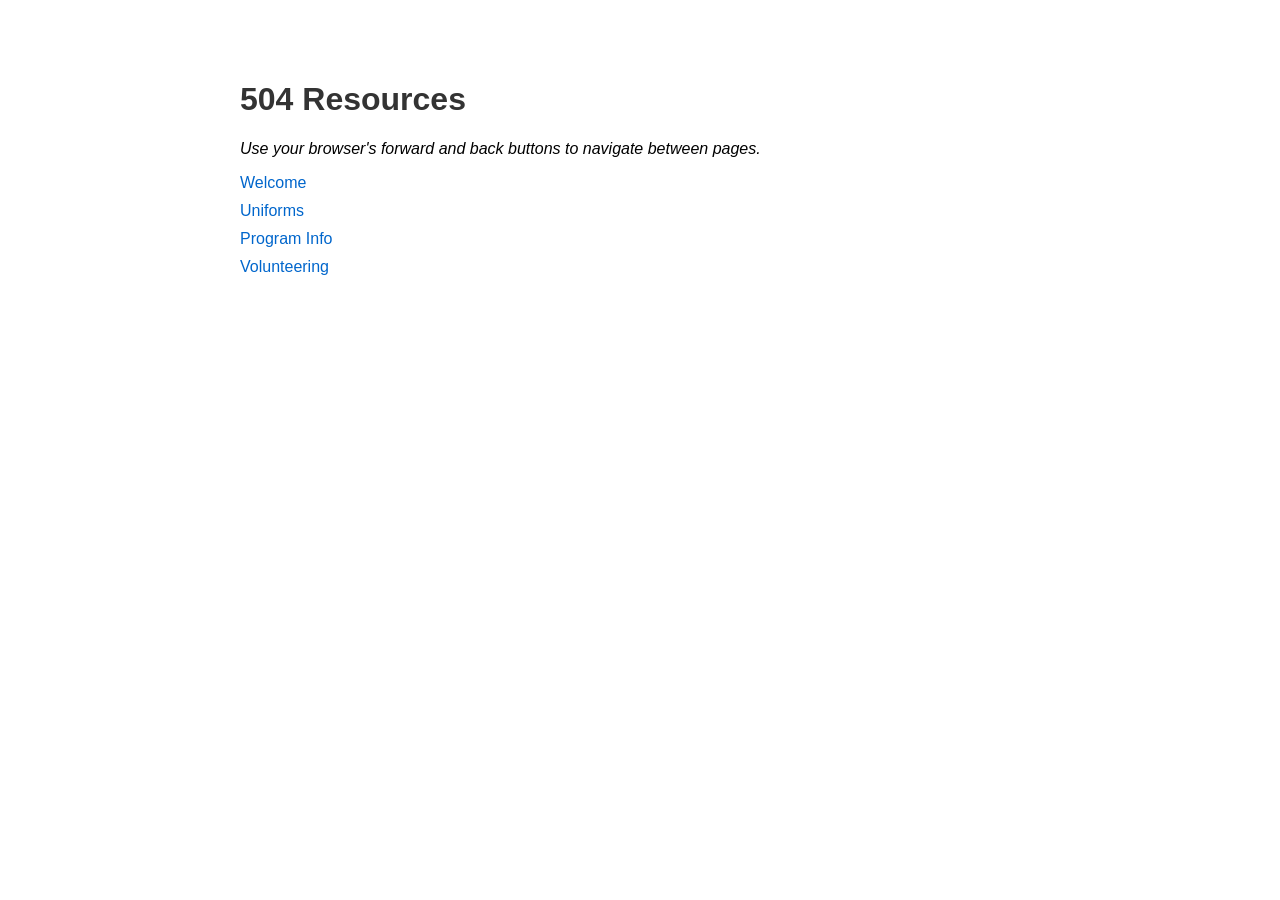
<file: index.html>
<!DOCTYPE html>
<html lang="en">
<head>
    <meta charset="UTF-8">
    <meta name="viewport" content="width=device-width, initial-scale=1.0">
    <title>504 Resources</title>
    <style>
        body {
            font-family: Arial, sans-serif;
            max-width: 800px;
            margin: 40px auto;
            padding: 20px;
        }
        h1 {
            color: #333;
        }
        ul {
            list-style-type: none;
            padding: 0;
        }
        li {
            margin: 10px 0;
        }
        a {
            color: #0066cc;
            text-decoration: none;
            font-size: 16px;
        }
        a:hover {
            text-decoration: underline;
        }
    </style>
</head>
<body>
    <h1>504 Resources</h1>
    <p><em>Use your browser's forward and back buttons to navigate between pages.</em></p>
    <ul>
        <li><a href="src/new-family-info/1-welcome.html">Welcome</a></li>
        <li><a href="src/new-family-info/2-uniforms.html">Uniforms</a></li>
        <li><a href="src/new-family-info/3-program-info.html">Program Info</a></li>
        <li><a href="src/new-family-info/4-volunteering.html">Volunteering</a></li>
    </ul>
</body>
</html>
</file>
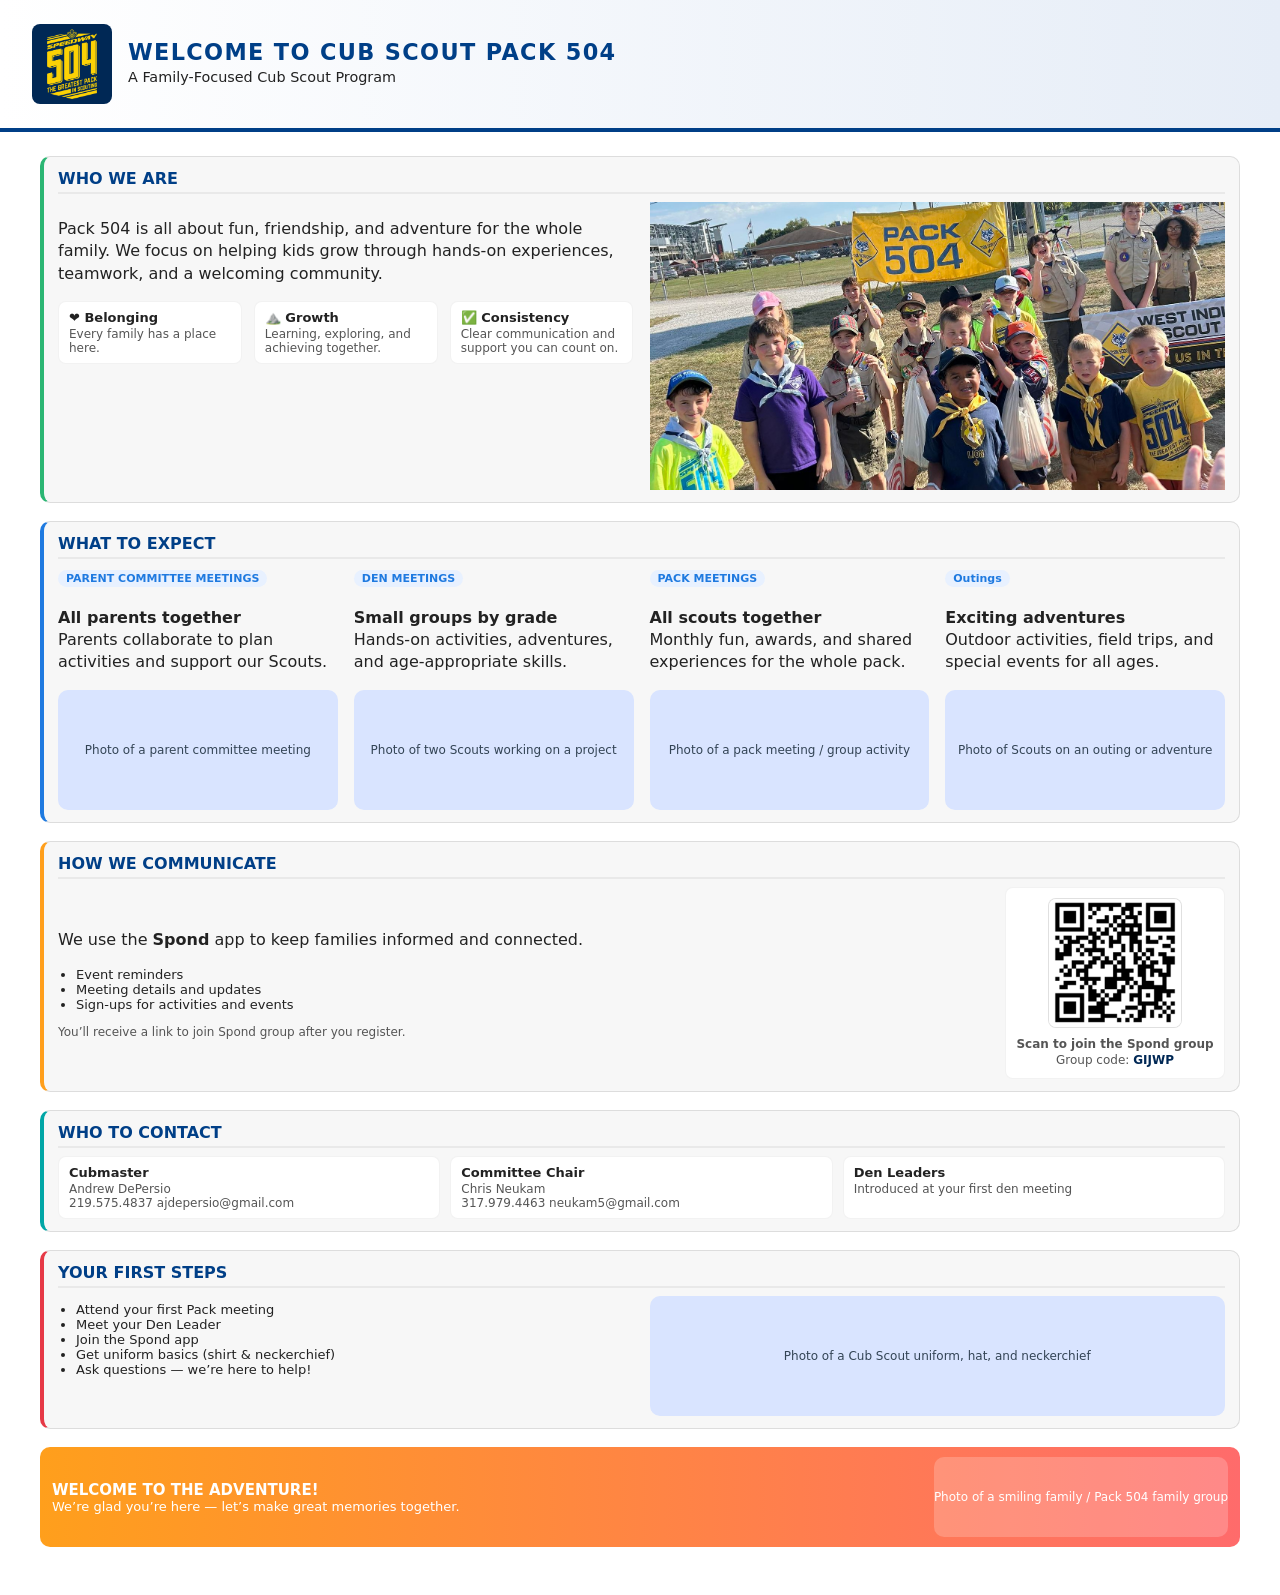
<file: src/new-family-info/1-welcome.html>
<!DOCTYPE html>
<html lang="en">
<head>
  <meta charset="UTF-8" />
  <meta name="viewport" content="width=device-width, initial-scale=1" />
  <title>Welcome to Cub Scout Pack 504</title>
  <link rel="stylesheet" href="style.css" />
</head>
<body class="welcome-page">
  <header>
    <div class="site-brand">
      <div class="site-logo">
        <img src="images/504-logo.png" alt="Pack 504 logo" />
      </div>
      <div class="site-text">
        <h1>Welcome to Cub Scout Pack 504</h1>
        <p>A Family-Focused Cub Scout Program</p>
      </div>
    </div>
  </header>

  <div class="page">

    <!-- WHO WE ARE -->
    <div class="section section-who">
      <div class="section-title">WHO WE ARE</div>
      <div class="flex-row">
        <div class="flex-col">
          <p>
            Pack 504 is all about fun, friendship, and adventure for the whole family.
            We focus on helping kids grow through hands-on experiences, teamwork,
            and a welcoming community.
          </p>
          <div class="icon-row">
            <div class="icon-card">
              <div class="icon-label">❤️ Belonging</div>
              <div class="icon-desc">Every family has a place here.</div>
            </div>
            <div class="icon-card">
              <div class="icon-label">⛰️ Growth</div>
              <div class="icon-desc">Learning, exploring, and achieving together.</div>
            </div>
            <div class="icon-card">
              <div class="icon-label">✅ Consistency</div>
              <div class="icon-desc">Clear communication and support you can count on.</div>
            </div>
          </div>
        </div>
        <div class="flex-col">
          <!-- Replace with real image if desired -->
          <!-- <div class="photo">
            Photo of smiling Cub Scouts in uniform
          </div> -->
          <img src="images/scouts/speedway-parade.jpg" alt="Photo of smiling Cub Scouts in uniform" height="170px"/>
        </div>
      </div>
    </div>

    <!-- WHAT TO EXPECT -->
    <div class="section section-what">
      <div class="section-title">WHAT TO EXPECT</div>
      <div class="flex-row">
        <div class="flex-col">
          <span class="badge">PARENT COMMITTEE MEETINGS</span>
          <p>
            <strong>All parents together</strong><br />
            Parents collaborate to plan activities and support our Scouts.
          </p>
          <div class="photo">
            Photo of a parent committee meeting
          </div>
        </div>
        <div class="flex-col">
          <span class="badge">DEN MEETINGS</span>
          <p>
            <strong>Small groups by grade</strong><br />
            Hands-on activities, adventures, and age-appropriate skills.
          </p>
          <div class="photo">
            Photo of two Scouts working on a project
          </div>
        </div>
        <div class="flex-col">
          <span class="badge">PACK MEETINGS</span>
          <p>
            <strong>All scouts together</strong><br />
            Monthly fun, awards, and shared experiences for the whole pack.
          </p>
          <div class="photo">
            Photo of a pack meeting / group activity
          </div>
        </div>
        <div class="flex-col">
          <span class="badge">Outings</span>
          <p>
            <strong>Exciting adventures</strong><br />
            Outdoor activities, field trips, and special events for all ages.
          </p>
          <div class="photo">
            Photo of Scouts on an outing or adventure
          </div>
        </div>
      </div>
    </div>

    <!-- HOW WE COMMUNICATE -->
    <div class="section section-comm">
      <div class="section-title">HOW WE COMMUNICATE</div>
      <div class="flex-row">
        <div class="flex-col">
          <p>
            We use the <strong>Spond</strong> app to keep families informed and connected.
          </p>
          <ul>
            <li>Event reminders</li>
            <li>Meeting details and updates</li>
            <li>Sign-ups for activities and events</li>
          </ul>
          <p class="small-note">
            You’ll receive a link to join Spond group after you register.
          </p>
        </div>
        <div class="flex-col">
          <div class="icon-card">
            <img src="images/spond-qr.png" alt="QR code to join Spond group" />
            <p>
              <strong>Scan to join the Spond group</strong><br />
              Group code: <strong>GIJWP</strong>
            </p>
          </div>
        </div>
      </div>

    </div>

    <!-- WHO TO CONTACT -->
    <div class="section section-contact">
      <div class="section-title">WHO TO CONTACT</div>
      <div class="contact-grid">
        <div class="contact-card">
          <div class="contact-label">Cubmaster</div>
          <div class="contact-value">Andrew DePersio</div>
          <div class="contact-value">219.575.4837 ajdepersio@gmail.com</div>
        </div>
        <div class="contact-card">
          <div class="contact-label">Committee Chair</div>
          <div class="contact-value">Chris Neukam</div>
          <div class="contact-value">317.979.4463 neukam5@gmail.com</div>
        </div>
        <div class="contact-card">
          <div class="contact-label">Den Leaders</div>
          <div class="contact-value">Introduced at your first den meeting</div>
        </div>
      </div>
    </div>

    <!-- YOUR FIRST STEPS -->
    <div class="section section-steps">
      <div class="section-title">YOUR FIRST STEPS</div>
      <div class="flex-row">
        <div class="flex-col">
          <ul>
            <li>Attend your first Pack meeting</li>
            <li>Meet your Den Leader</li>
            <li>Join the Spond app</li>
            <li>Get uniform basics (shirt &amp; neckerchief)</li>
            <li>Ask questions — we’re here to help!</li>
          </ul>
        </div>
        <div class="flex-col">
          <div class="photo">
            Photo of a Cub Scout uniform, hat, and neckerchief
          </div>
        </div>
      </div>
    </div>

    <!-- FOOTER BANNER -->
    <div class="footer-banner">
      <div>
        <strong>WELCOME TO THE ADVENTURE!</strong><br />
        We’re glad you’re here — let’s make great memories together.
      </div>
      <div class="footer-photo">
        Photo of a smiling family / Pack 504 family group
      </div>
    </div>

  </div>
</body>
</html>
</file>
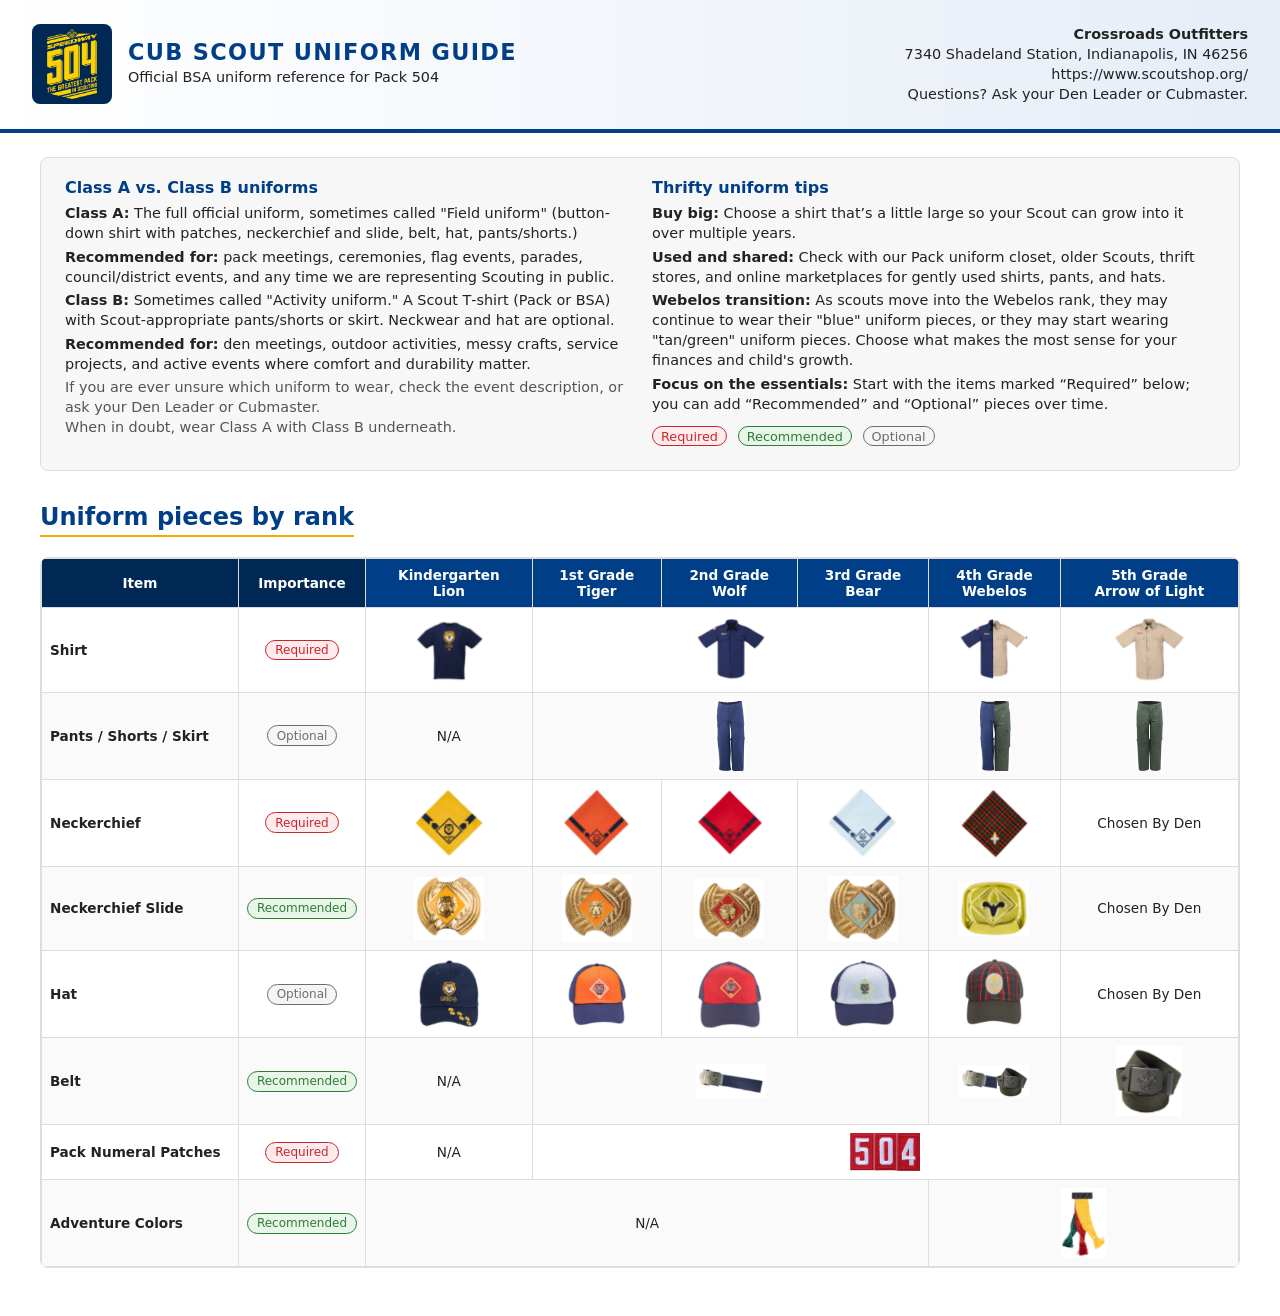
<file: src/new-family-info/2-uniforms.html>
<!DOCTYPE html>
<html lang="en">
<head>
  <meta charset="UTF-8" />
  <title>Cub Scout Uniform Guide</title>
  <meta name="viewport" content="width=device-width, initial-scale=1" />
  <link rel="stylesheet" href="style.css" />
  <link rel="stylesheet" href="uniform-print.css" media="print" />
</head>
<body class="uniform-page">
  <header>
    <div class="site-brand">
      <!-- Replace this with your logo image if desired -->
      <div class="site-logo">
        <img src="images/504-logo.png" alt="Scout logo" />
      </div>
      <div class="site-text">
        <h1>Cub Scout Uniform Guide</h1>
        <p>Official BSA uniform reference for Pack 504</p>
      </div>
    </div>
    <div class="site-contact">
      <strong>Crossroads Outfitters</strong><br />
      7340 Shadeland Station, Indianapolis, IN 46256<br />
      https://www.scoutshop.org/<br />
      Questions? Ask your Den Leader or Cubmaster.
    </div>
  </header>

  <main>
    <section class="uniform-notes">
      <div>
        <h3>Class A vs. Class B uniforms</h3>
        <p><strong>Class A:</strong> The full official uniform, sometimes called "Field uniform" (button-down shirt with patches, neckerchief and slide, belt, hat, pants/shorts.)</p>
        <p><strong>Recommended for:</strong> pack meetings, ceremonies, flag events, parades, council/district events, and any time we are representing Scouting in public.</p>
        <p><strong>Class B:</strong> Sometimes called "Activity uniform." A Scout T‑shirt (Pack or BSA) with Scout‑appropriate pants/shorts or skirt. Neckwear and hat are optional.</p>
        <p><strong>Recommended for:</strong> den meetings, outdoor activities, messy crafts, service projects, and active events where comfort and durability matter.</p>
        <p class="footnote">If you are ever unsure which uniform to wear, check the event description, or ask your Den Leader or Cubmaster.<br>When in doubt, wear Class A with Class B underneath.</p>
      </div>

      <div>
        <h3>Thrifty uniform tips</h3>
        <p><strong>Buy big:</strong> Choose a shirt that’s a little large so your Scout can grow into it over multiple years.</p>
        <p><strong>Used and shared:</strong> Check with our Pack uniform closet, older Scouts, thrift stores, and online marketplaces for gently used shirts, pants, and hats.</p>
        <p><strong>Webelos transition:</strong> As scouts move into the Webelos rank, they may continue to wear their "blue" uniform pieces, or they may start wearing "tan/green" uniform pieces.  Choose what makes the most sense for your finances and child's growth.</p>
        <p><strong>Focus on the essentials:</strong> Start with the items marked “Required” below; you can add “Recommended” and “Optional” pieces over time.</p>
        
        <div class="importance-key">
          <span class="importance-pill importance-required">Required</span>
          <span class="importance-pill importance-recommended">Recommended</span>
          <span class="importance-pill importance-optional">Optional</span>
        </div>
      </div>
    </section>

    <section>
      <h2>Uniform pieces by rank</h2>

      <div class="table-wrapper">
        <table>
          <thead>
            <tr>
              <th class="item-col">Item</th>
              <th class="importance-col">Importance</th>
              <th>Kindergarten<br />Lion</th>
              <th>1st Grade<br />Tiger</th>
              <th>2nd Grade<br />Wolf</th>
              <th>3rd Grade<br />Bear</th>
              <th>4th Grade<br />Webelos</th>
              <th>5th Grade<br />Arrow of Light</th>
            </tr>
          </thead>
          <tbody>

            <!-- BUTTON DOWN (Class A shirt) -->
            <tr data-importance="required">
              <td class="item-label">
                Shirt
              </td>
              <td>
                <span class="importance-tag required">Required</span>
              </td>
              <td><img class="uniform-image" src="images/lion-shirt.png" alt="Lion shirt" /></td>
              <td colspan="3"><img class="uniform-image" src="images/blue-shirt.png" alt="Blue shirt" /></td>
              <td><img class="uniform-image" src="images/blue-and-tan-shirt.png" alt="Webelos blue or tan shirt" /></td>
              <td><img class="uniform-image" src="images/tan-shirt.png" alt="Tan shirt" /></td>
            </tr>

            <!-- PANTS / SKIRT -->
            <tr data-importance="optional">
              <td class="item-label">
                Pants / Shorts / Skirt
              </td>
              <td>
                <span class="importance-tag optional">Optional</span>
              </td>
              <td>N/A</td>
              <td colspan="3"><img class="uniform-image" src="images/blue-pants.png" alt="Blue pants" /></td>
              <td><img class="uniform-image" src="images/blue-and-green-pants.png" alt="Webelos blue or green pants" /></td>
              <td><img class="uniform-image" src="images/green-pants.png" alt="Arrow of Light green pants" /></td>
            </tr>

            <!-- NECKERCHIEF -->
            <tr data-importance="required">
              <td class="item-label">
                Neckerchief
              </td>
              <td>
                <span class="importance-tag required">Required</span>
              </td>
              <td><img class="uniform-image" src="images/lion-neckerchief.png" alt="Lion neckerchief" /></td>
              <td><img class="uniform-image" src="images/tiger-neckerchief.png" alt="Tiger neckerchief" /></td>
              <td><img class="uniform-image" src="images/wolf-neckerchief.png" alt="Wolf neckerchief" /></td>
              <td><img class="uniform-image" src="images/bear-neckerchief.png" alt="Bear neckerchief" /></td>
              <td><img class="uniform-image" src="images/webelos-neckerchief.png" alt="Webelos neckerchief" /></td>
              <td>Chosen By Den</td>
            </tr>

            <!-- SLIDE -->
            <tr data-importance="recommended">
              <td class="item-label">
                Neckerchief Slide
              </td>
              <td>
                <span class="importance-tag recommended">Recommended</span>
              </td>
              <td><img class="uniform-image" src="images/lion-slide.png" alt="Lion slide" /></td>
              <td><img class="uniform-image" src="images/tiger-slide.png" alt="Tiger slide" /></td>
              <td><img class="uniform-image" src="images/wolf-slide.png" alt="Wolf slide" /></td>
              <td><img class="uniform-image" src="images/bear-slide.png" alt="Bear slide" /></td>
              <td><img class="uniform-image" src="images/webelos-slide.png" alt="Webelos slide" /></td>
              <td>Chosen By Den</td>
            </tr>

            <!-- HAT -->
            <tr data-importance="optional">
              <td class="item-label">
                Hat
              </td>
              <td>
                <span class="importance-tag optional">Optional</span>
              </td>
              <td><img class="uniform-image" src="images/lion-hat.png" alt="Lion hat" /></td>
              <td><img class="uniform-image" src="images/tiger-hat.png" alt="Tiger hat" /></td>
              <td><img class="uniform-image" src="images/wolf-hat.png" alt="Wolf hat" /></td>
              <td><img class="uniform-image" src="images/bear-hat.png" alt="Bear hat" /></td>
              <td><img class="uniform-image" src="images/webelos-hat.png" alt="Webelos hat" /></td>
              <td>Chosen By Den</td>
            </tr>

            <!-- BELT -->
            <tr data-importance="recommended">
              <td class="item-label">
                Belt
              </td>
              <td>
                <span class="importance-tag recommended">Recommended</span>
              </td>
              <td>N/A</td>
              <td colspan="3"><img class="uniform-image" src="images/blue-belt.png" alt="Blue belt" /></td>
              <td><img class="uniform-image" src="images/blue-and-green-belt.png" alt="Webelos Blue or green belt" /></td>
              <td><img class="uniform-image" src="images/green-belt.png" alt="Green belt" /></td>
            </tr>

            <!-- PACK NUMERALS -->
            <tr data-importance="required">
              <td class="item-label">
                Pack Numeral Patches
              </td>
              <td>
                <span class="importance-tag required">Required</span>
              </td>
              <td>N/A</td>
              <td colspan="5">
                <img class="uniform-image" src="images/pack-numerals.png" alt="Pack numeral patches" />
              </td>
            </tr>

            <!-- RANK COLORS / ADVANCEMENT -->
            <tr data-importance="recommended">
              <td class="item-label">
                Adventure Colors
              </td>
              <td>
                <span class="importance-tag recommended">Recommended</span>
              </td>
              <td colspan="4">N/A</td>
              <td colspan="2">
                <img class="uniform-image" src="images/adventure-colors.png" alt="Cub Scout adventure rank colors" />
              </td>
            </tr>
          </tbody>
        </table>
      </div>
    </section>
  </main>
</body>
</html>
</file>
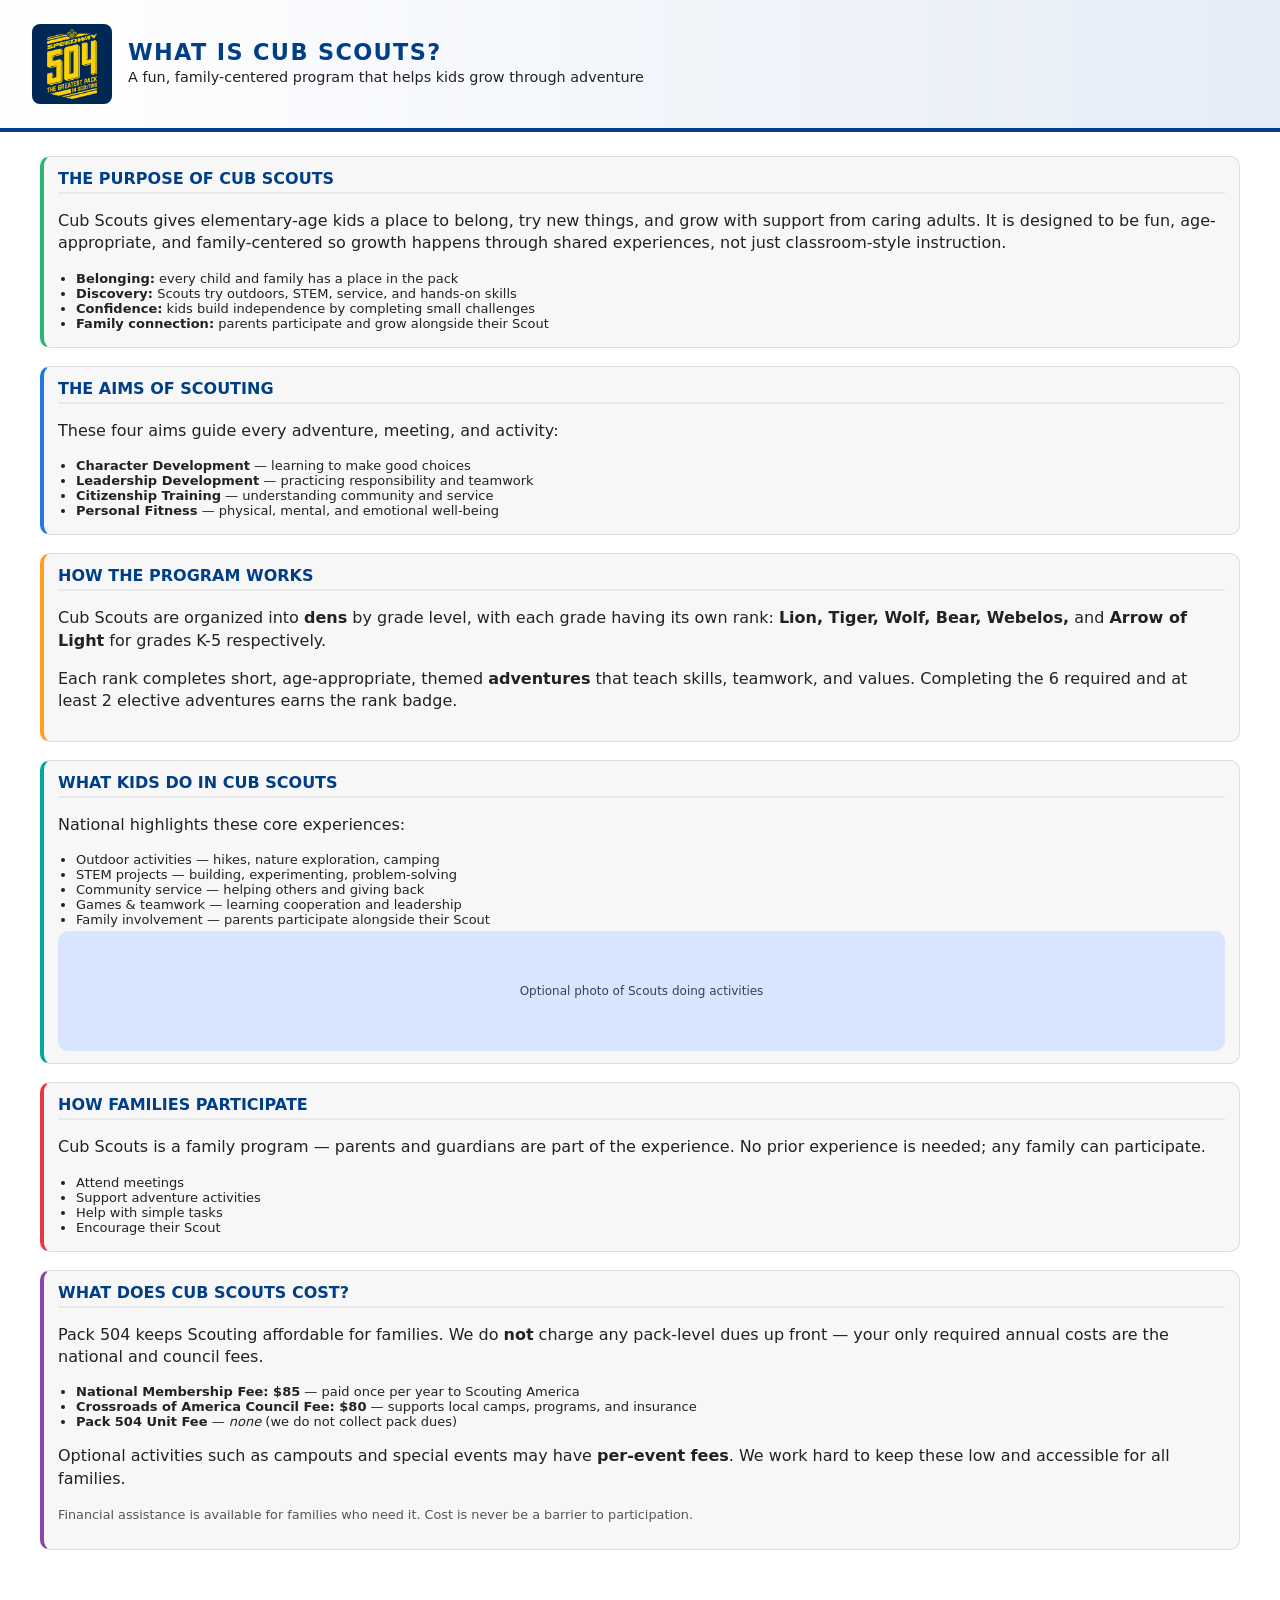
<file: src/new-family-info/3-program-info.html>
<!DOCTYPE html>
<html lang="en">
<head>
  <meta charset="UTF-8" />
  <meta name="viewport" content="width=device-width, initial-scale=1" />
  <title>What Is Cub Scouts?</title>
  <link rel="stylesheet" href="style.css" />
</head>
<body class="welcome-page">
  <header>
    <div class="site-brand">
      <div class="site-logo">
        <img src="images/504-logo.png" alt="Pack 504 logo" />
      </div>
      <div class="site-text">
        <h1>What Is Cub Scouts?</h1>
        <p>A fun, family-centered program that helps kids grow through adventure</p>
      </div>
    </div>
  </header>

  <div class="page">

    <!-- PURPOSE -->
    <div class="section section-purpose">
      <div class="section-title">THE PURPOSE OF CUB SCOUTS</div>
      <p>
        Cub Scouts gives elementary-age kids a place to belong, try new things, and grow with
        support from caring adults. It is designed to be fun, age-appropriate, and family-centered
        so growth happens through shared experiences, not just classroom-style instruction.
      </p>
      <ul>
        <li><strong>Belonging:</strong> every child and family has a place in the pack</li>
        <li><strong>Discovery:</strong> Scouts try outdoors, STEM, service, and hands-on skills</li>
        <li><strong>Confidence:</strong> kids build independence by completing small challenges</li>
        <li><strong>Family connection:</strong> parents participate and grow alongside their Scout</li>
      </ul>
    </div>

    <!-- AIMS -->
    <div class="section section-aims">
      <div class="section-title">THE AIMS OF SCOUTING</div>
      <p>These four aims guide every adventure, meeting, and activity:</p>
      <ul>
        <li><strong>Character Development</strong> — learning to make good choices</li>
        <li><strong>Leadership Development</strong> — practicing responsibility and teamwork</li>
        <li><strong>Citizenship Training</strong> — understanding community and service</li>
        <li><strong>Personal Fitness</strong> — physical, mental, and emotional well-being</li>
      </ul>
    </div>

    <!-- RANKS -->
    <div class="section section-ranks">
      <div class="section-title">HOW THE PROGRAM WORKS</div>
      <p>Cub Scouts are organized into <strong>dens</strong> by grade level, with each grade having its own rank: <strong>Lion, Tiger, Wolf, Bear, Webelos,</strong> and <strong>Arrow of Light</strong> for grades K-5 respectively.</p>
      <p>
        Each rank completes short, age-appropriate, themed <strong>adventures</strong> that teach skills,
        teamwork, and values. Completing the 6 required and at least 2 elective adventures earns the rank badge.
      </p>
    </div>

    <!-- EXPERIENCES -->
    <div class="section section-experiences">
      <div class="section-title">WHAT KIDS DO IN CUB SCOUTS</div>
      <p>National highlights these core experiences:</p>
      <ul>
        <li>Outdoor activities — hikes, nature exploration, camping</li>
        <li>STEM projects — building, experimenting, problem-solving</li>
        <li>Community service — helping others and giving back</li>
        <li>Games & teamwork — learning cooperation and leadership</li>
        <li>Family involvement — parents participate alongside their Scout</li>
      </ul>
      <div class="photo">Optional photo of Scouts doing activities</div>
    </div>

    <!-- FAMILY ROLE -->
    <div class="section section-family">
      <div class="section-title">HOW FAMILIES PARTICIPATE</div>
      <p>
        Cub Scouts is a family program — parents and guardians are part of the experience.
        No prior experience is needed; any family can participate.
      </p>
      <ul>
        <li>Attend meetings</li>
        <li>Support adventure activities</li>
        <li>Help with simple tasks</li>
        <li>Encourage their Scout</li>
      </ul>
    </div>

    <!-- COST -->
    <div class="section section-cost">
      <div class="section-title">WHAT DOES CUB SCOUTS COST?</div>
      <p>
        Pack 504 keeps Scouting affordable for families. We do <strong>not</strong> charge any
        pack-level dues up front — your only required annual costs are the national and council fees.
      </p>
      <ul>
        <li><strong>National Membership Fee: $85</strong> — paid once per year to Scouting America</li>
        <li><strong>Crossroads of America Council Fee: $80</strong> — supports local camps, programs, and insurance</li>
        <li><strong>Pack 504 Unit Fee</strong> — <em>none</em> (we do not collect pack dues)</li>
      </ul>
      <p>
        Optional activities such as campouts and special events may have
        <strong>per‑event fees</strong>. We work hard to keep these low and accessible for all families.
      </p>
      <p class="footnote">Financial assistance is available for families who need it. Cost is never be a barrier to participation.</p>
    </div>

  </div>
</body>
</html>
</file>
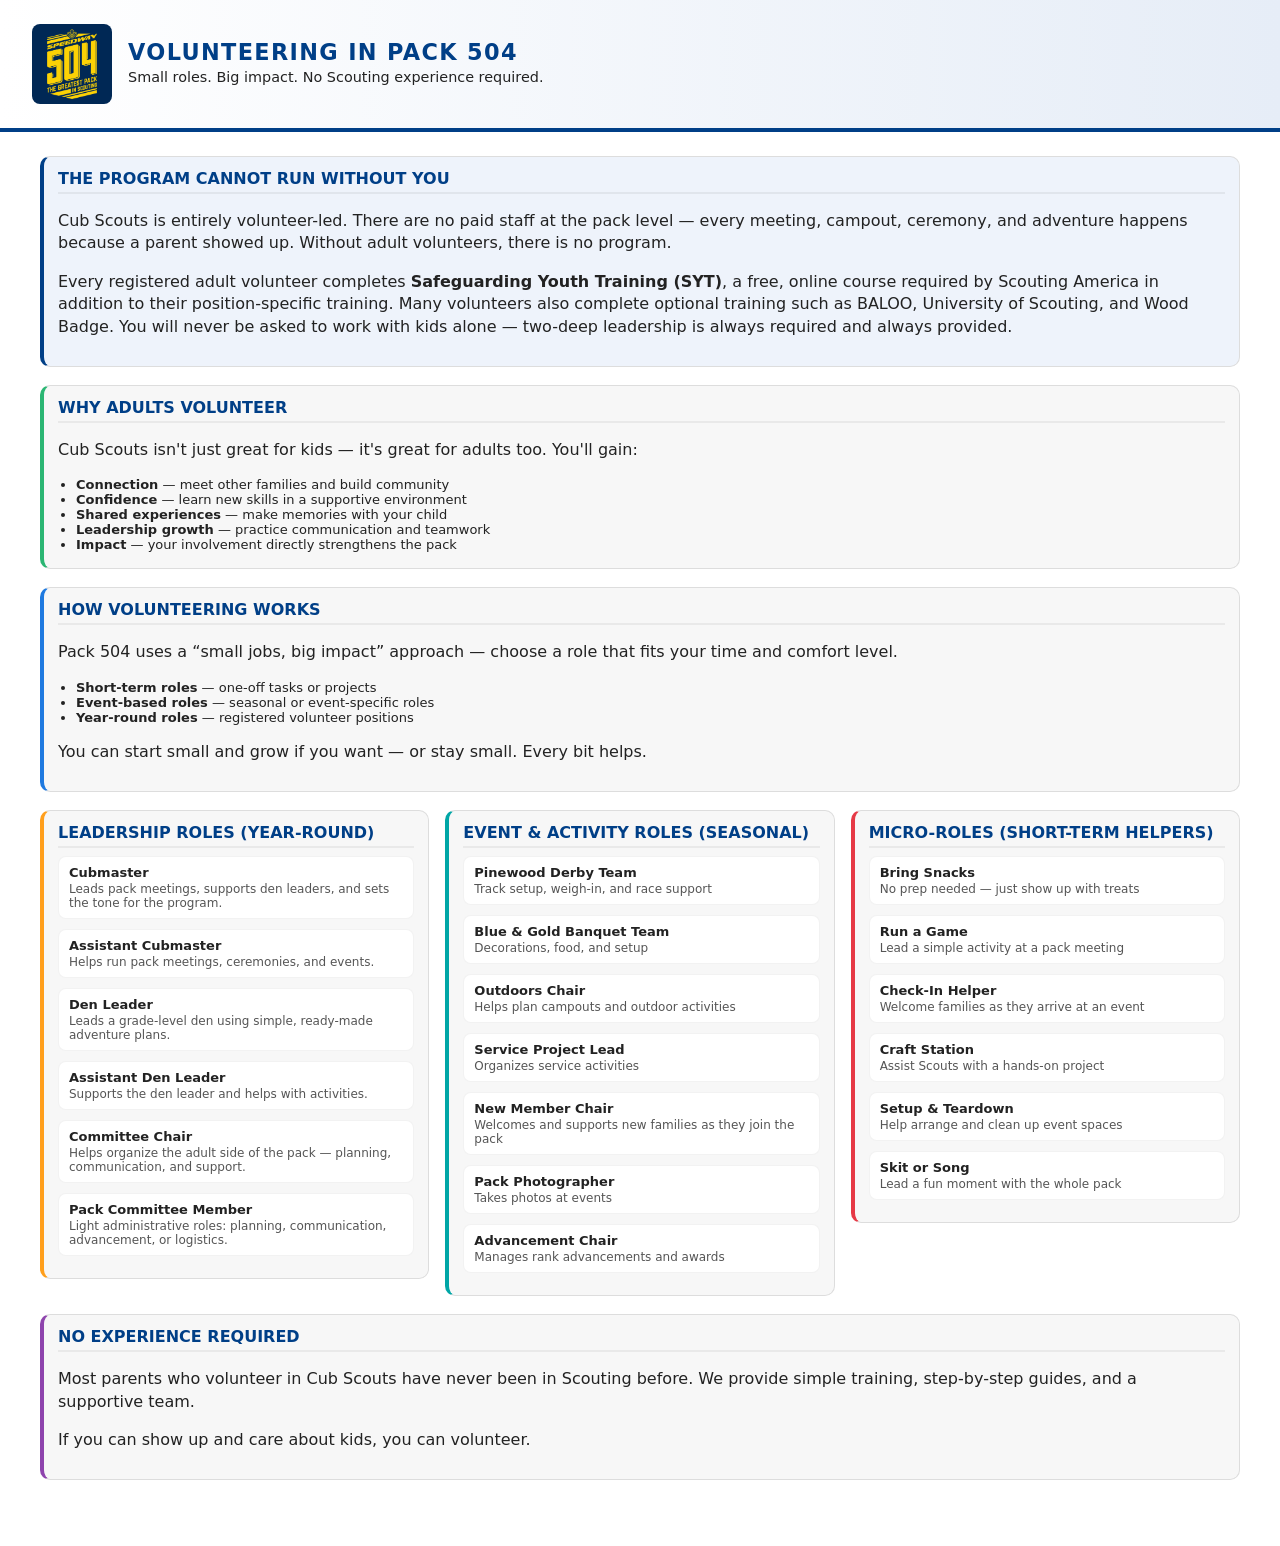
<file: src/new-family-info/4-volunteering.html>
<!DOCTYPE html>
<html lang="en">
<head>
  <meta charset="UTF-8" />
  <meta name="viewport" content="width=device-width, initial-scale=1" />
  <title>Volunteering in Pack 504</title>
  <link rel="stylesheet" href="style.css" />
</head>
<body class="volunteering-page">
  <header>
    <div class="site-brand">
      <div class="site-logo">
        <img src="images/504-logo.png" alt="Pack 504 logo" />
      </div>
      <div class="site-text">
        <h1>Volunteering in Pack 504</h1>
        <p>Small roles. Big impact. No Scouting experience required.</p>
      </div>
    </div>
  </header>

  <div class="page">

    <!-- IMPORTANCE: full row -->
    <div class="section section-vital">
      <div class="section-title">THE PROGRAM CANNOT RUN WITHOUT YOU</div>
      <p>
        Cub Scouts is entirely volunteer-led. There are no paid staff at the pack level &mdash;
        every meeting, campout, ceremony, and adventure happens because a parent showed up.
        Without adult volunteers, there is no program.
      </p>
      <p>
        Every registered adult volunteer completes <strong>Safeguarding Youth Training (SYT)</strong>,
        a free, online course required by Scouting America in addition to their position-specific training. Many volunteers also complete optional training such as BALOO, University of Scouting, and Wood Badge. You will never be asked to
        work with kids alone &mdash; two-deep leadership is always required and always provided.
      </p>
    </div>

    <!-- WHY: full row -->
    <div class="section section-benefits">
      <div class="section-title">WHY ADULTS VOLUNTEER</div>
      <p>Cub Scouts isn't just great for kids &mdash; it's great for adults too. You'll gain:</p>
      <ul>
        <li><strong>Connection</strong> &mdash; meet other families and build community</li>
        <li><strong>Confidence</strong> &mdash; learn new skills in a supportive environment</li>
        <li><strong>Shared experiences</strong> &mdash; make memories with your child</li>
        <li><strong>Leadership growth</strong> &mdash; practice communication and teamwork</li>
        <li><strong>Impact</strong> &mdash; your involvement directly strengthens the pack</li>
      </ul>
    </div>

    <!-- HOW: full row -->
    <div class="section section-how">
      <div class="section-title">HOW VOLUNTEERING WORKS</div>
      <p>Pack 504 uses a &ldquo;small jobs, big impact&rdquo; approach &mdash; choose a role that fits your time and comfort level.</p>
      <ul>
        <li><strong>Short-term roles</strong> &mdash; one-off tasks or projects</li>
        <li><strong>Event-based roles</strong> &mdash; seasonal or event-specific roles</li>
        <li><strong>Year-round roles</strong> &mdash; registered volunteer positions</li>
      </ul>
      <p>You can start small and grow if you want &mdash; or stay small. Every bit helps.</p>
    </div>

    <!-- THREE ROLES: one row, three equal columns -->
    <div class="roles-row">

      <!-- LEADERSHIP ROLES -->
      <div class="section section-leadership">
        <div class="section-title">LEADERSHIP ROLES (YEAR-ROUND)</div>
        <div class="role-block">
          <div class="role-title">Cubmaster</div>
          <div class="role-desc">Leads pack meetings, supports den leaders, and sets the tone for the program.</div>
        </div>
        <div class="role-block">
          <div class="role-title">Assistant Cubmaster</div>
          <div class="role-desc">Helps run pack meetings, ceremonies, and events.</div>
        </div>
        <div class="role-block">
          <div class="role-title">Den Leader</div>
          <div class="role-desc">Leads a grade-level den using simple, ready-made adventure plans.</div>
        </div>
        <div class="role-block">
          <div class="role-title">Assistant Den Leader</div>
          <div class="role-desc">Supports the den leader and helps with activities.</div>
        </div>
        <div class="role-block">
          <div class="role-title">Committee Chair</div>
          <div class="role-desc">Helps organize the adult side of the pack &mdash; planning, communication, and support.</div>
        </div>
        <div class="role-block">
          <div class="role-title">Pack Committee Member</div>
          <div class="role-desc">Light administrative roles: planning, communication, advancement, or logistics.</div>
        </div>
      </div>

      <!-- EVENT ROLES -->
      <div class="section section-events">
        <div class="section-title">EVENT &amp; ACTIVITY ROLES (SEASONAL)</div>
        <div class="role-block">
          <div class="role-title">Pinewood Derby Team</div>
          <div class="role-desc">Track setup, weigh-in, and race support</div>
        </div>
        <div class="role-block">
          <div class="role-title">Blue &amp; Gold Banquet Team</div>
          <div class="role-desc">Decorations, food, and setup</div>
        </div>
        <div class="role-block">
          <div class="role-title">Outdoors Chair</div>
          <div class="role-desc">Helps plan campouts and outdoor activities</div>
        </div>
        <div class="role-block">
          <div class="role-title">Service Project Lead</div>
          <div class="role-desc">Organizes service activities</div>
        </div>
        <div class="role-block">
          <div class="role-title">New Member Chair</div>
          <div class="role-desc">Welcomes and supports new families as they join the pack</div>
        </div>
        <div class="role-block">
          <div class="role-title">Pack Photographer</div>
          <div class="role-desc">Takes photos at events</div>
        </div>
        <div class="role-block">
          <div class="role-title">Advancement Chair</div>
          <div class="role-desc">Manages rank advancements and awards</div>
        </div>
      </div>

      <!-- MICRO ROLES -->
      <div class="section section-micro">
        <div class="section-title">MICRO-ROLES (SHORT-TERM HELPERS)</div>
        <div class="role-block">
          <div class="role-title">Bring Snacks</div>
          <div class="role-desc">No prep needed &mdash; just show up with treats</div>
        </div>
        <div class="role-block">
          <div class="role-title">Run a Game</div>
          <div class="role-desc">Lead a simple activity at a pack meeting</div>
        </div>
        <div class="role-block">
          <div class="role-title">Check-In Helper</div>
          <div class="role-desc">Welcome families as they arrive at an event</div>
        </div>
        <div class="role-block">
          <div class="role-title">Craft Station</div>
          <div class="role-desc">Assist Scouts with a hands-on project</div>
        </div>
        <div class="role-block">
          <div class="role-title">Setup &amp; Teardown</div>
          <div class="role-desc">Help arrange and clean up event spaces</div>
        </div>
        <div class="role-block">
          <div class="role-title">Skit or Song</div>
          <div class="role-desc">Lead a fun moment with the whole pack</div>
        </div>
      </div>

    </div><!-- /.roles-row -->

    <!-- NO EXPERIENCE: full row -->
    <div class="section section-noexp">
      <div class="section-title">NO EXPERIENCE REQUIRED</div>
      <p>
        Most parents who volunteer in Cub Scouts have never been in Scouting before.
        We provide simple training, step-by-step guides, and a supportive team.
      </p>
      <p>If you can show up and care about kids, you can volunteer.</p>
    </div>

  </div>
</body>
</html>
</file>
<file: src/new-family-info/style.css>
:root {
  --blue: #003f87;
  --blue-dark: #002855;
  --gold: #f2a900;
  --light: #f7f7f7;
  --border: #ddd;
  --text: #222;
  --muted: #555;
  --required: #c62828;
  --recommended: #2e7d32;
  --optional: #6d6d6d;
}

body {
  font-family: system-ui, -apple-system, BlinkMacSystemFont, "Segoe UI", sans-serif;
  margin: 0;
  padding: 0;
  background: #ffffff;
  color: var(--text);
}

p {
  line-height: 1.4;
}

/* Uniform page */
header {
  display: flex;
  justify-content: space-between;
  align-items: flex-start;
  padding: 1.5rem 2rem;
  border-bottom: 4px solid var(--blue);
  background: linear-gradient(to right, #ffffff, #e6edf7);
}

.site-brand {
  display: flex;
  align-items: center;
  gap: 1rem;
}

.site-logo {
  width: 72px;
  height: 72px;
  background: var(--blue-dark);
  border-radius: 8px;
  display: flex;
  align-items: center;
  justify-content: center;
  color: #fff;
  font-weight: 700;
  font-size: 0.8rem;
  text-align: center;
  padding: 0.25rem;
}

.site-logo img {
  width: 50px;
  height: 70px;
}

.site-text h1 {
  margin: 0;
  font-size: 1.4rem;
  color: var(--blue);
  text-transform: uppercase;
  letter-spacing: 0.06em;
}

.site-text p {
  margin: 0.15rem 0;
  font-size: 0.9rem;
}

.site-contact {
  text-align: right;
  font-size: 0.9rem;
  line-height: 1.4;
}

main {
  padding: 1.5rem 2rem 3rem;
  max-width: 1200px;
  margin: 0 auto;
}

h2 {
  margin-top: 0;
  color: var(--blue);
  border-bottom: 2px solid var(--gold);
  display: inline-block;
  padding-bottom: 0.25rem;
}

.uniform-notes {
  display: grid;
  grid-template-columns: minmax(0, 2fr) minmax(0, 2fr);
  gap: 1.5rem;
  margin-bottom: 2rem;
  background: var(--light);
  border-radius: 8px;
  padding: 1.25rem 1.5rem;
  border: 1px solid var(--border);
}

.uniform-notes h3 {
  margin-top: 0;
  margin-bottom: 0.4rem;
  font-size: 1rem;
  color: var(--blue);
}

.uniform-notes p {
  margin: 0.2rem 0;
  font-size: 0.9rem;
}

.importance-key {
  margin-top: 0.75rem;
  font-size: 0.85rem;
}

.importance-pill {
  display: inline-flex;
  align-items: center;
  gap: 0.25rem;
  padding: 0.1rem 0.5rem;
  border-radius: 999px;
  border: 1px solid transparent;
  font-size: 0.8rem;
  margin-right: 0.4rem;
  margin-bottom: 0.25rem;
}

.importance-required {
  color: var(--required);
  border-color: var(--required);
  background: #ffebee;
}

.importance-recommended {
  color: var(--recommended);
  border-color: var(--recommended);
  background: #e8f5e9;
}

.importance-optional {
  color: var(--optional);
  border-color: var(--optional);
  background: #f5f5f5;
}

.table-wrapper {
  overflow-x: auto;
  border-radius: 8px;
  border: 1px solid var(--border);
}

table {
  border-collapse: collapse;
  width: 100%;
  min-width: 900px;
  background: #fff;
}

thead {
  background: var(--blue);
  color: #fff;
}

th,
td {
  border: 1px solid var(--border);
  padding: 0.5rem;
  text-align: center;
  vertical-align: middle;
  font-size: 0.85rem;
}

th {
  font-weight: 600;
}

th.item-col,
th.importance-col {
  background: var(--blue-dark);
}

th.item-col {
  width: 180px;
}

th.importance-col {
  width: 110px;
}

tbody tr:nth-child(even) {
  background: #fafafa;
}

.item-label {
  font-weight: 600;
  text-align: left;
}

.price {
  display: block;
  font-size: 0.75rem;
  color: var(--muted);
  margin-top: 0.1rem;
}

.uniform-image {
  max-width: 70px;
  max-height: 70px;
  object-fit: contain;
  display: block;
  margin: 0 auto;
}

.importance-tag {
  display: inline-block;
  padding: 0.15rem 0.55rem;
  border-radius: 999px;
  font-size: 0.75rem;
  border: 1px solid transparent;
  white-space: nowrap;
}

.importance-tag.required {
  border-color: var(--required);
  color: var(--required);
  background: #ffebee;
}

.importance-tag.recommended {
  border-color: var(--recommended);
  color: var(--recommended);
  background: #e8f5e9;
}

.importance-tag.optional {
  border-color: var(--optional);
  color: var(--optional);
  background: #f5f5f5;
}

.footnote {
  margin-top: 0.75rem;
  font-size: 0.8rem;
  color: var(--muted);
}

/* Welcome page */
.page {
  max-width: 1200px;
  margin: 0 auto;
  padding: 1.5rem 2rem 3rem;
}

h1,
h3 {
  margin: 0;
  font-weight: 700;
}

.section {
  margin-bottom: 18px;
  padding: 12px 14px;
  border-radius: 10px;
  background: var(--light);
  border: 1px solid var(--border);
}

.section-title {
  font-size: 16px;
  font-weight: 700;
  margin-bottom: 8px;
  padding-bottom: 4px;
  color: var(--blue);
  border-bottom: 2px solid rgba(0, 0, 0, 0.06);
}

.section-who {
  border-left: 4px solid #2bb673;
}

.section-who .flex-col:last-child {
  display: flex;
  align-items: center;
  justify-content: center;
}

.section-who .flex-col:last-child img {
  display: block;
  max-width: 100%;
  height: auto;
}

.section-what {
  border-left: 4px solid #1f7ae0;
}

.section-comm {
  border-left: 4px solid #ff9f1c;
}

.section-comm .flex-row {
  align-items: center;
}

.section-comm .flex-col:last-child {
  flex: 0 0 220px;
}

.section-comm .icon-card {
  text-align: center;
  padding: 10px;
}

.section-comm img {
  display: block;
  width: 132px;
  max-width: 100%;
  margin: 0 auto 8px;
  border-radius: 8px;
  border: 1px solid rgba(0, 0, 0, 0.12);
  background: #ffffff;
}

.section-comm .icon-card p {
  margin: 0;
  font-size: 12px;
  line-height: 1.35;
  color: var(--muted);
}

.section-comm .icon-card strong:last-child {
  color: var(--blue-dark);
}

.section-contact {
  border-left: 4px solid #00a6a6;
}

.section-steps {
  border-left: 4px solid #e63946;
}

.section-purpose {
  border-left: 4px solid #2bb673;
}

.section-aims {
  border-left: 4px solid #1f7ae0;
}

.section-ranks {
  border-left: 4px solid #ff9f1c;
}

.section-experiences {
  border-left: 4px solid #00a6a6;
}

.section-family {
  border-left: 4px solid #e63946;
}

.section-cost {
  border-left: 4px solid #8e44ad;
}

.section-benefits {
  border-left: 4px solid #2bb673;
}

.section-joys {
  border-left: 4px solid #27ae60;
}

.section-how {
  border-left: 4px solid #1f7ae0;
}

.section-leadership {
  border-left: 4px solid #ff9f1c;
}

.section-events {
  border-left: 4px solid #00a6a6;
}

.section-micro {
  border-left: 4px solid #e63946;
}

.section-noexp {
  border-left: 4px solid #8e44ad;
}

.section-vital {
  border-left: 4px solid var(--blue);
  background: #eef3fb;
}

.role-block {
  margin-bottom: 10px;
  padding: 8px 10px;
  background: #ffffff;
  border-radius: 8px;
  border: 1px solid rgba(0, 0, 0, 0.05);
}

.role-title {
  font-weight: 600;
  margin-bottom: 2px;
  font-size: 13px;
}

.role-desc {
  font-size: 12px;
  color: var(--muted);
}

/* Volunteering page — screen: show roles-row as 3 columns */
.roles-row {
  display: grid;
  grid-template-columns: 1fr 1fr 1fr;
  gap: 16px;
  align-items: start;
}

/* Volunteering page print overrides */
@media print {
  body.volunteering-page .page {
    display: flex;
    flex-direction: column;
    gap: 6px;
    padding: 0.12in 0.22in 0.1in;
  }

  body.volunteering-page .section {
    margin-bottom: 0;
    padding: 5px 8px;
  }

  body.volunteering-page .section-title {
    font-size: 9pt;
    margin-bottom: 3px;
    padding-bottom: 1px;
  }

  body.volunteering-page p {
    font-size: 7.5pt;
    margin: 1px 0;
    line-height: 1.25;
  }

  body.volunteering-page ul {
    font-size: 7.5pt;
    margin: 2px 0 1px 13px;
    line-height: 1.25;
  }

  body.volunteering-page .roles-row {
    display: grid;
    grid-template-columns: 1fr 1fr 1fr;
    gap: 5px;
    align-items: stretch;
    break-inside: avoid;
    page-break-inside: avoid;
  }

  body.volunteering-page .roles-row .section {
    height: 100%;
    box-sizing: border-box;
  }

  body.volunteering-page .role-block {
    margin-bottom: 3px;
    padding: 3px 5px;
  }

  body.volunteering-page .role-title {
    font-size: 7.5pt;
    margin-bottom: 1px;
  }

  body.volunteering-page .role-desc {
    font-size: 7pt;
    line-height: 1.2;
  }
}

.flex-row {
  display: flex;
  gap: 16px;
  flex-wrap: wrap;
}

.flex-col {
  flex: 1 1 0;
  min-width: 220px;
}

.icon-row {
  display: flex;
  gap: 12px;
  flex-wrap: wrap;
  margin-top: 8px;
}

.icon-card,
.contact-card {
  flex: 1 1 0;
  min-width: 150px;
  background: #ffffff;
  border-radius: 8px;
  padding: 8px 10px;
  border: 1px solid rgba(0, 0, 0, 0.05);
}

.icon-label,
.contact-label {
  font-weight: 600;
  font-size: 13px;
  margin-bottom: 2px;
}

.icon-desc,
.contact-value,
.small-note {
  font-size: 12px;
  color: var(--muted);
}

.photo {
  width: 100%;
  border-radius: 10px;
  background: #d9e4ff;
  height: 120px;
  display: flex;
  align-items: center;
  justify-content: center;
  color: #345;
  font-size: 12px;
  text-align: center;
  padding: 8px;
  box-sizing: border-box;
}

.badge {
  display: inline-block;
  padding: 2px 8px;
  border-radius: 999px;
  font-size: 11px;
  font-weight: 600;
  background: #e8f1ff;
  color: #1f7ae0;
  margin-bottom: 4px;
}

.contact-grid {
  display: grid;
  grid-template-columns: repeat(auto-fit, minmax(160px, 1fr));
  gap: 10px;
  margin-top: 8px;
}

ul {
  margin: 6px 0 4px 18px;
  padding: 0;
  font-size: 13px;
}

.footer-banner {
  margin-top: 10px;
  padding: 10px 12px;
  border-radius: 10px;
  background: linear-gradient(90deg, #ff9f1c, #ff6b6b);
  color: #fff;
  display: flex;
  align-items: center;
  justify-content: space-between;
  gap: 12px;
  font-size: 13px;
}

.footer-banner strong {
  font-size: 15px;
}

.footer-photo {
  min-width: 120px;
  height: 80px;
  border-radius: 10px;
  background: rgba(255, 255, 255, 0.2);
  display: flex;
  align-items: center;
  justify-content: center;
  text-align: center;
  font-size: 12px;
}

@media (max-width: 800px) {
  header {
    flex-direction: column;
    gap: 1rem;
  }

  .site-contact {
    text-align: left;
  }

  .uniform-notes {
    grid-template-columns: minmax(0, 1fr);
  }

  .page {
    padding: 1rem;
  }

  .header {
    padding: 0.9rem;
  }

  .footer-banner {
    flex-direction: column;
    align-items: flex-start;
  }

  .section-comm .flex-col:last-child {
    flex: 1 1 100%;
  }
}

@media print {
  @page {
    size: portrait;
    margin: 0.3in;
  }

  * {
    box-shadow: none;
  }

  body {
    background: #ffffff;
    font-size: 9pt;
    -webkit-print-color-adjust: exact;
    print-color-adjust: exact;
  }

  header {
    padding: 0.2in 0.25in;
    border-bottom-width: 2px;
    page-break-inside: avoid;
    break-inside: avoid;
  }

  .site-brand {
    gap: 0.5rem;
  }

  .site-logo {
    width: 48px;
    height: 48px;
    border-radius: 6px;
    padding: 0.1rem;
  }

  .site-logo img {
    width: 32px;
    height: 44px;
  }

  .site-text h1 {
    font-size: 14pt;
    letter-spacing: 0.03em;
  }

  .site-text p {
    margin: 0.08rem 0;
    font-size: 8pt;
  }

  .site-contact {
    font-size: 7pt;
    line-height: 1.2;
  }

  .page,
  main {
    margin: 0;
    max-width: 100%;
    padding: 0.2in 0.25in 0.15in;
  }

  .section {
    margin-bottom: 6px;
    padding: 6px 8px;
    border-radius: 6px;
  }

  .section-title {
    font-size: 10pt;
    margin-bottom: 3px;
    padding-bottom: 1px;
  }

  p {
    margin: 2px 0;
    line-height: 1.2;
  }

  ul {
    margin: 3px 0 1px 14px;
    font-size: 8pt;
  }

  .icon-row,
  .flex-row,
  .contact-grid {
    gap: 6px;
  }

  .icon-card,
  .contact-card {
    min-width: 0;
    padding: 5px 6px;
  }

  .icon-label,
  .contact-label {
    font-size: 8pt;
    margin-bottom: 1px;
  }

  .icon-desc,
  .contact-value,
  .small-note,
  .badge,
  .footnote {
    font-size: 7pt;
  }

  body.welcome-page .section-comm .flex-col:last-child {
    flex: 0 0 140px;
  }

  body.welcome-page .section-comm img {
    width: 74px;
    margin: 0 auto 4px;
  }

  body.welcome-page .section-comm .icon-card {
    padding: 3px 4px;
  }

  body.welcome-page .section-comm .icon-card p {
    font-size: 6.5pt;
    line-height: 1.15;
  }

  .photo,
  .footer-photo {
    display: none;
  }

  .footer-banner {
    margin-top: 6px;
    padding: 6px 8px;
    border-radius: 6px;
    font-size: 8pt;
    page-break-inside: avoid;
    break-inside: avoid;
  }

  .footer-banner strong {
    font-size: 10pt;
  }

  body.uniform-page h2 {
    font-size: 11pt;
    margin-bottom: 0.25rem;
    padding-bottom: 0.1rem;
  }

  body.uniform-page .uniform-notes {
    gap: 0.5rem;
    margin-bottom: 0.5rem;
    padding: 0.45rem 0.55rem;
  }

  body.uniform-page .uniform-notes h3 {
    font-size: 8.5pt;
    margin-bottom: 0.15rem;
  }

  body.uniform-page .uniform-notes p {
    font-size: 7pt;
    margin: 0.08rem 0;
  }

  body.uniform-page .importance-key {
    margin-top: 0.25rem;
    font-size: 7pt;
  }

  body.uniform-page .importance-pill {
    font-size: 6.5pt;
    padding: 0.03rem 0.35rem;
  }

  body.uniform-page .table-wrapper {
    border-radius: 4px;
    page-break-inside: avoid;
    break-inside: avoid;
  }

  body.uniform-page table {
    min-width: 0;
    table-layout: fixed;
  }

  body.uniform-page th,
  body.uniform-page td {
    padding: 0.12rem;
    font-size: 6.7pt;
    line-height: 1.1;
  }

  body.uniform-page th.item-col {
    width: 90px;
  }

  body.uniform-page th.importance-col {
    width: 70px;
  }

  body.uniform-page .uniform-image {
    max-width: 28px;
    max-height: 28px;
  }

  body.uniform-page .importance-tag {
    font-size: 6pt;
    padding: 0.04rem 0.25rem;
  }

  body.welcome-page .section,
  body.welcome-page .footer-banner,
  body.welcome-page header,
  body.uniform-page .uniform-notes,
  body.uniform-page .table-wrapper,
  body.uniform-page header {
    page-break-inside: avoid;
    break-inside: avoid;
  }
}
</file>
<file: src/new-family-info/uniform-print.css>
@page {
  size: landscape;
  margin: 0.3in;
}
</file>
